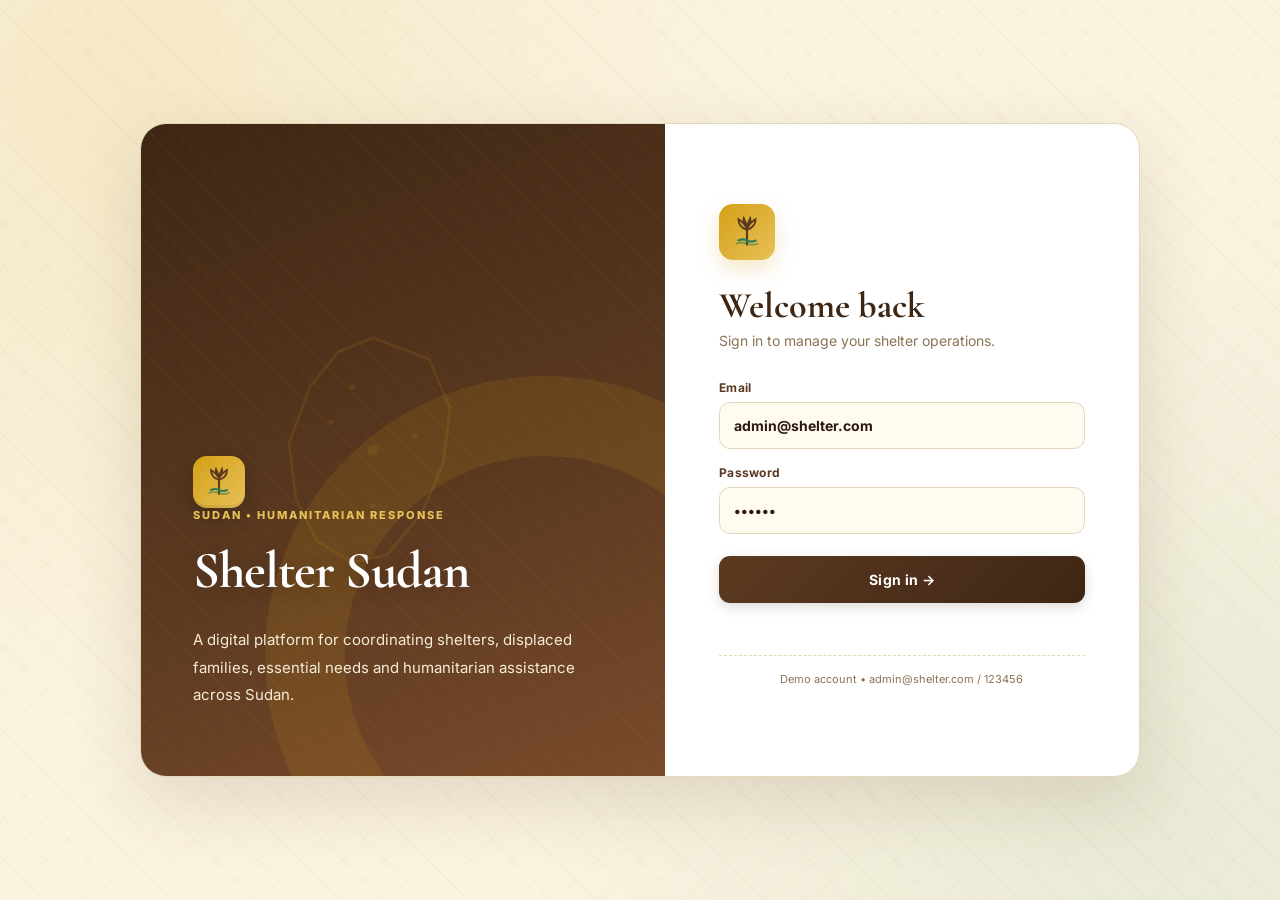
<file: index.html>
<!doctype html>
<html lang="en">
<head>
<meta charset="utf-8">
<meta name="viewport" content="width=device-width,initial-scale=1">
<title>Shelter Sudan | Login</title>
<link rel="stylesheet" href="css/style.css">
</head>
<body class="login-page">
<div class="login-shell">

  <div class="login-art">
    <!-- Sudan map SVG (decorative) -->
    <svg class="sudan-map" viewBox="0 0 200 200" fill="none" xmlns="http://www.w3.org/2000/svg">
      <path d="M100 20 L140 35 L155 70 L150 110 L135 145 L110 175 L85 180 L60 165 L45 135 L40 95 L55 55 L75 30 Z" 
            stroke="#D4A017" stroke-width="2" fill="none"/>
      <circle cx="100" cy="100" r="4" fill="#D4A017"/>
      <circle cx="70" cy="80" r="2" fill="#D4A017"/>
      <circle cx="130" cy="90" r="2" fill="#D4A017"/>
      <circle cx="100" cy="140" r="2" fill="#D4A017"/>
      <circle cx="85" cy="55" r="2" fill="#D4A017"/>
    </svg>

    <div class="brand-mark">
      <!-- Palm + Nile logo -->
      <svg viewBox="0 0 32 32" fill="none" xmlns="http://www.w3.org/2000/svg">
        <path d="M16 28 L16 14" stroke="#5C3A21" stroke-width="2" stroke-linecap="round"/>
        <path d="M16 14 C10 12 8 8 8 4 C11 6 14 8 16 12" stroke="#5C3A21" stroke-width="1.8" fill="none" stroke-linecap="round"/>
        <path d="M16 14 C22 12 24 8 24 4 C21 6 18 8 16 12" stroke="#5C3A21" stroke-width="1.8" fill="none" stroke-linecap="round"/>
        <path d="M16 12 C13 9 12 6 13 3 C14.5 6 15.5 9 16 12" stroke="#5C3A21" stroke-width="1.8" fill="none" stroke-linecap="round"/>
        <path d="M16 12 C19 9 20 6 19 3 C17.5 6 16.5 9 16 12" stroke="#5C3A21" stroke-width="1.8" fill="none" stroke-linecap="round"/>
        <path d="M8 24 Q12 22 16 24 T24 24" stroke="#2E7D5B" stroke-width="2" fill="none" stroke-linecap="round"/>
        <path d="M6 27 Q11 25 16 27 T26 27" stroke="#2E7D5B" stroke-width="1.5" fill="none" stroke-linecap="round" opacity="0.6"/>
      </svg>
    </div>

    <span class="eyebrow">SUDAN • HUMANITARIAN RESPONSE</span>
    <h1>Shelter Sudan</h1>
    <p>A digital platform for coordinating shelters, displaced families, essential needs and humanitarian assistance across Sudan.</p>
  </div>

  <div class="login-card">
    <div class="mini-logo">
      <svg viewBox="0 0 32 32" fill="none" xmlns="http://www.w3.org/2000/svg">
        <path d="M16 28 L16 14" stroke="#5C3A21" stroke-width="2" stroke-linecap="round"/>
        <path d="M16 14 C10 12 8 8 8 4 C11 6 14 8 16 12" stroke="#5C3A21" stroke-width="1.8" fill="none" stroke-linecap="round"/>
        <path d="M16 14 C22 12 24 8 24 4 C21 6 18 8 16 12" stroke="#5C3A21" stroke-width="1.8" fill="none" stroke-linecap="round"/>
        <path d="M16 12 C13 9 12 6 13 3 C14.5 6 15.5 9 16 12" stroke="#5C3A21" stroke-width="1.8" fill="none" stroke-linecap="round"/>
        <path d="M16 12 C19 9 20 6 19 3 C17.5 6 16.5 9 16 12" stroke="#5C3A21" stroke-width="1.8" fill="none" stroke-linecap="round"/>
        <path d="M8 24 Q12 22 16 24 T24 24" stroke="#2E7D5B" stroke-width="2" fill="none" stroke-linecap="round"/>
        <path d="M6 27 Q11 25 16 27 T26 27" stroke="#2E7D5B" stroke-width="1.5" fill="none" stroke-linecap="round" opacity="0.6"/>
      </svg>
    </div>

    <h2>Welcome back</h2>
    <p class="muted">Sign in to manage your shelter operations.</p>

    <form id="loginForm">
      <label>Email
        <input id="email" type="email" value="admin@shelter.com" required>
      </label>
      <label>Password
        <input id="password" type="password" value="123456" required>
      </label>
      <button class="primary-btn" type="submit">Sign in <span>→</span></button>
      <div id="loginError" class="error"></div>
    </form>

    <p class="demo-note">Demo account • admin@shelter.com / 123456</p>
  </div>

</div>
<script src="js/script.js"></script>
</body>
</html>
</file>
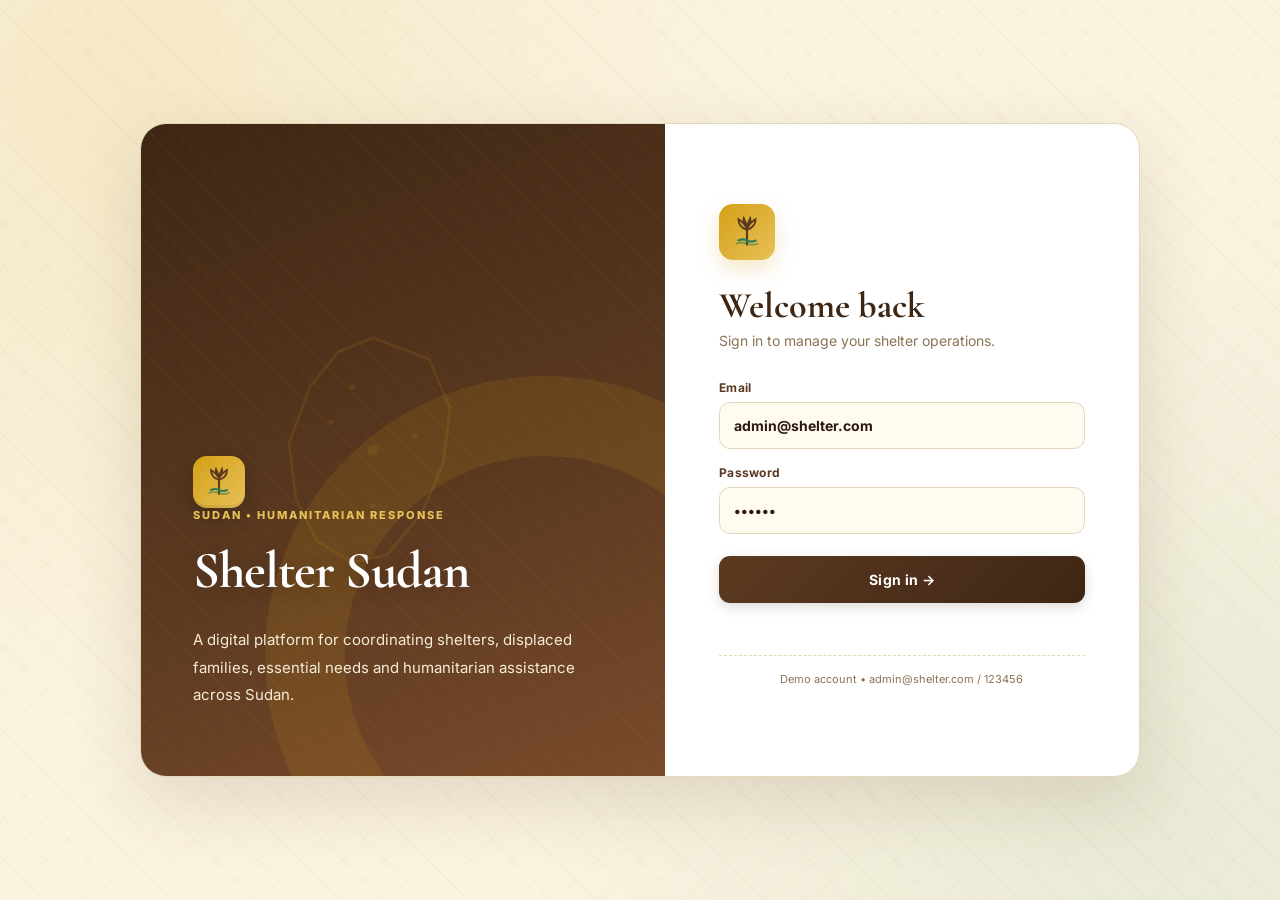
<file: assistance.html>
<!doctype html>
<html lang="en">
<head>
<meta charset="utf-8">
<meta name="viewport" content="width=device-width,initial-scale=1">
<title>Shelter Sudan | Aid</title>
<link rel="stylesheet" href="css/style.css">
</head>
<body>
<div class="app">

  <aside class="sidebar">
    <div class="side-brand">
      <div class="brand-mark small">
        <svg viewBox="0 0 32 32" fill="none" xmlns="http://www.w3.org/2000/svg">
          <path d="M16 28 L16 14" stroke="#5C3A21" stroke-width="2" stroke-linecap="round"/>
          <path d="M16 14 C10 12 8 8 8 4 C11 6 14 8 16 12" stroke="#5C3A21" stroke-width="1.8" fill="none" stroke-linecap="round"/>
          <path d="M16 14 C22 12 24 8 24 4 C21 6 18 8 16 12" stroke="#5C3A21" stroke-width="1.8" fill="none" stroke-linecap="round"/>
          <path d="M8 24 Q12 22 16 24 T24 24" stroke="#2E7D5B" stroke-width="2" fill="none" stroke-linecap="round"/>
        </svg>
      </div>
      <div><b>Shelter Sudan</b><small>Management Platform</small></div>
    </div>
    <nav>
      <a href="dashboard.html">
        <svg viewBox="0 0 24 24" fill="none" stroke="currentColor" stroke-width="2"><path d="M3 12l9-9 9 9M5 10v10h14V10"/></svg>
        <span>Dashboard</span>
      </a>
      <a href="shelters.html">
        <svg viewBox="0 0 24 24" fill="none" stroke="currentColor" stroke-width="2"><path d="M3 21V9l9-6 9 6v12"/><path d="M9 21v-6h6v6"/></svg>
        <span>Shelters</span>
      </a>
      <a href="families.html">
        <svg viewBox="0 0 24 24" fill="none" stroke="currentColor" stroke-width="2"><circle cx="9" cy="7" r="4"/><path d="M3 21v-2a4 4 0 014-4h4a4 4 0 014 4v2"/><circle cx="17" cy="9" r="3"/><path d="M21 21v-1a3 3 0 00-3-3"/></svg>
        <span>Displaced Families</span>
      </a>
      <a class="active" href="assistance.html">
        <svg viewBox="0 0 24 24" fill="none" stroke="currentColor" stroke-width="2"><path d="M12 2v20M2 12h20"/></svg>
        <span>Humanitarian Aid</span>
      </a>
      <a href="reports.html">
        <svg viewBox="0 0 24 24" fill="none" stroke="currentColor" stroke-width="2"><path d="M4 4h16v16H4z"/><path d="M8 9h8M8 13h8M8 17h5"/></svg>
        <span>Reports</span>
      </a>
    </nav>
    <button class="logout" onclick="logout()">↪ Logout</button>
  </aside>

  <main class="main">
    <header class="topbar">
      <div>
        <span class="eyebrow">HUMANITARIAN RESPONSE</span>
        <h1>Humanitarian Assistance</h1>
        <p class="muted">Track essential support delivered to displaced communities.</p>
      </div>
      <button class="primary-btn" onclick="openModal('aidModal');populateFamilyOptions()">+ Record assistance</button>
    </header>

    <section class="toolbar">
      <input id="aidSearch" oninput="renderAid()" placeholder="Search beneficiary or assistance type…">
    </section>

    <section class="panel">
      <div class="table-wrap">
        <table>
          <thead>
            <tr><th>Beneficiary</th><th>Type</th><th>Quantity</th><th>Provider</th><th>Date</th><th></th></tr>
          </thead>
          <tbody id="aidTable"></tbody>
        </table>
      </div>
    </section>
  </main>

</div>

<div class="modal" id="aidModal">
  <div class="modal-card">
    <button class="close" onclick="closeModal('aidModal')">×</button>
    <h2>Record assistance</h2>
    <form onsubmit="addAid(event)">
      <label>Beneficiary / Family<select id="aFamily" required></select></label>
      <div class="form-row">
        <label>Assistance type
          <select id="aType">
            <option>Food</option><option>Water</option><option>Medicine</option>
            <option>Clothing</option><option>Hygiene kits</option><option>Other</option>
          </select>
        </label>
        <label>Quantity<input id="aQty" required></label>
      </div>
      <div class="form-row">
        <label>Provider<input id="aProvider" required></label>
        <label>Date<input id="aDate" type="date" required></label>
      </div>
      <button class="primary-btn" type="submit">Save record</button>
    </form>
  </div>
</div>

<script src="js/script.js"></script>
</body>
</html>
</file>
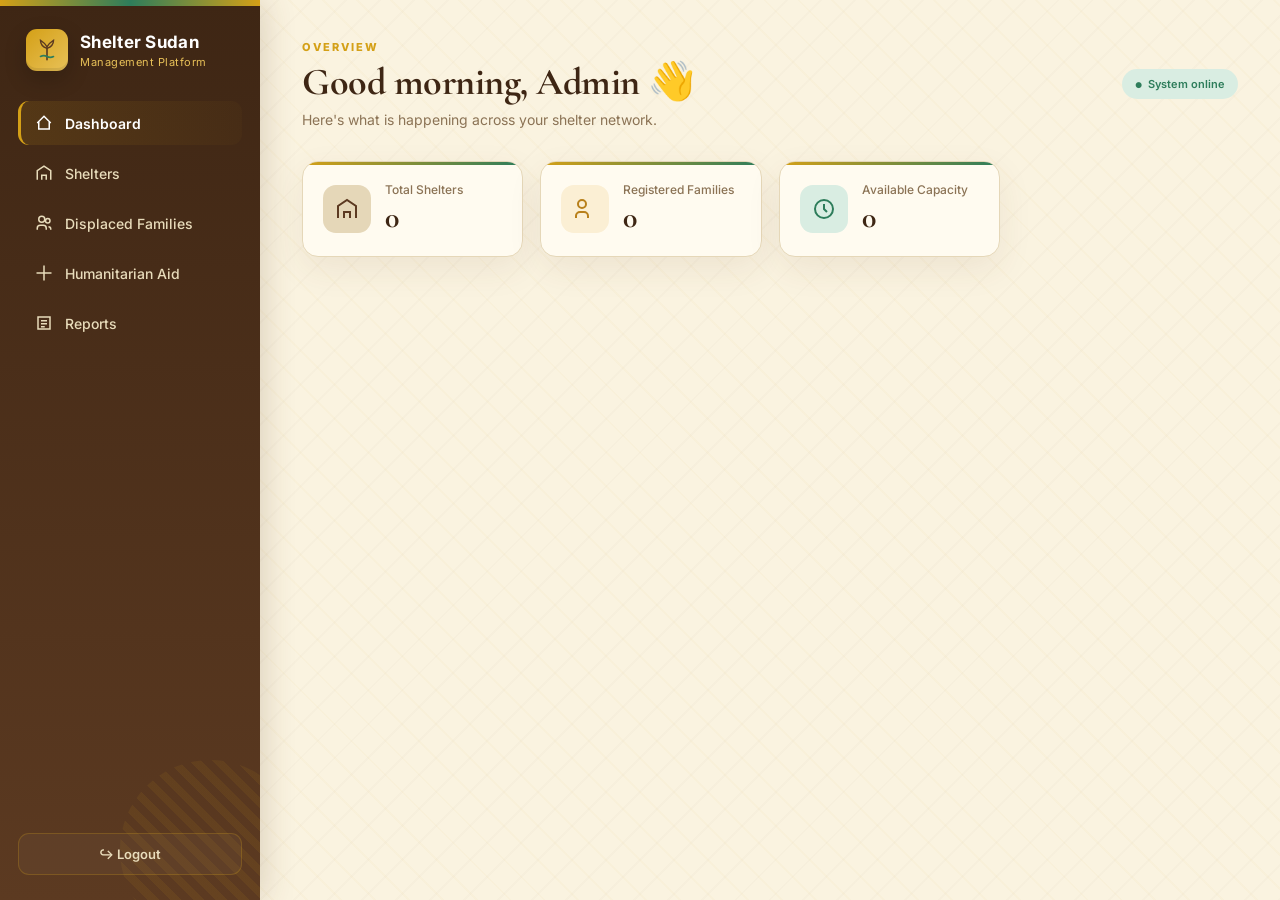
<file: dashboard.html>
<!doctype html>
<html lang="en">
<head>
<meta charset="utf-8">
<meta name="viewport" content="width=device-width,initial-scale=1">
<title>Shelter Sudan | Dashboard</title>
<link rel="stylesheet" href="css/style.css">
</head>
<body>
<div class="app">

  <aside class="sidebar">
    <div class="side-brand">
      <div class="brand-mark small">
        <svg viewBox="0 0 32 32" fill="none" xmlns="http://www.w3.org/2000/svg">
          <path d="M16 28 L16 14" stroke="#5C3A21" stroke-width="2" stroke-linecap="round"/>
          <path d="M16 14 C10 12 8 8 8 4 C11 6 14 8 16 12" stroke="#5C3A21" stroke-width="1.8" fill="none" stroke-linecap="round"/>
          <path d="M16 14 C22 12 24 8 24 4 C21 6 18 8 16 12" stroke="#5C3A21" stroke-width="1.8" fill="none" stroke-linecap="round"/>
          <path d="M8 24 Q12 22 16 24 T24 24" stroke="#2E7D5B" stroke-width="2" fill="none" stroke-linecap="round"/>
        </svg>
      </div>
      <div><b>Shelter Sudan</b><small>Management Platform</small></div>
    </div>
    <nav>
      <a class="active" href="dashboard.html">
        <svg viewBox="0 0 24 24" fill="none" stroke="currentColor" stroke-width="2"><path d="M3 12l9-9 9 9M5 10v10h14V10"/></svg>
        <span>Dashboard</span>
      </a>
      <a href="shelters.html">
        <svg viewBox="0 0 24 24" fill="none" stroke="currentColor" stroke-width="2"><path d="M3 21V9l9-6 9 6v12"/><path d="M9 21v-6h6v6"/></svg>
        <span>Shelters</span>
      </a>
      <a href="families.html">
        <svg viewBox="0 0 24 24" fill="none" stroke="currentColor" stroke-width="2"><circle cx="9" cy="7" r="4"/><path d="M3 21v-2a4 4 0 014-4h4a4 4 0 014 4v2"/><circle cx="17" cy="9" r="3"/><path d="M21 21v-1a3 3 0 00-3-3"/></svg>
        <span>Displaced Families</span>
      </a>
      <a href="assistance.html">
        <svg viewBox="0 0 24 24" fill="none" stroke="currentColor" stroke-width="2"><path d="M12 2v20M2 12h20"/></svg>
        <span>Humanitarian Aid</span>
      </a>
      <a href="reports.html">
        <svg viewBox="0 0 24 24" fill="none" stroke="currentColor" stroke-width="2"><path d="M4 4h16v16H4z"/><path d="M8 9h8M8 13h8M8 17h5"/></svg>
        <span>Reports</span>
      </a>
    </nav>
    <button class="logout" onclick="logout()">↪ Logout</button>
  </aside>

  <main class="main">
    <header class="topbar">
      <div>
        <span class="eyebrow">OVERVIEW</span>
        <h1>Good morning, Admin 👋</h1>
        <p class="muted">Here's what is happening across your shelter network.</p>
      </div>
      <div class="top-actions"><span class="status-dot">System online</span></div>
    </header>

    <section class="cards">
      <div class="stat"><div class="icon blue">
        <svg viewBox="0 0 24 24" fill="none" stroke="currentColor" stroke-width="2"><path d="M3 21V9l9-6 9 6v12"/><path d="M9 21v-6h6v6"/></svg>
      </div><div><span>Total Shelters</span><strong id="statShelters">0</strong></div></div>

      <div class="stat"><div class="icon orange">
        <svg viewBox="0 0 24 24" fill="none" stroke="currentColor" stroke-width="2"><circle cx="9" cy="7" r="4"/><path d="M3 21v-2a4 4 0 014-4h4a4 4 0 014 4v2"/></svg>
      </div><div><span>Registered Families</span><strong id="statFamilies">0</strong></div></div>

      <div class="stat"><div class="icon green">
        <svg viewBox="0 0 24 24" fill="none" stroke="currentColor" stroke-width="2"><circle cx="12" cy="12" r="9"/><path d="M12 7v5l3 3"/></svg>
      </div><div><span>Available Capacity</span><strong id="statCapacity">0
</file>
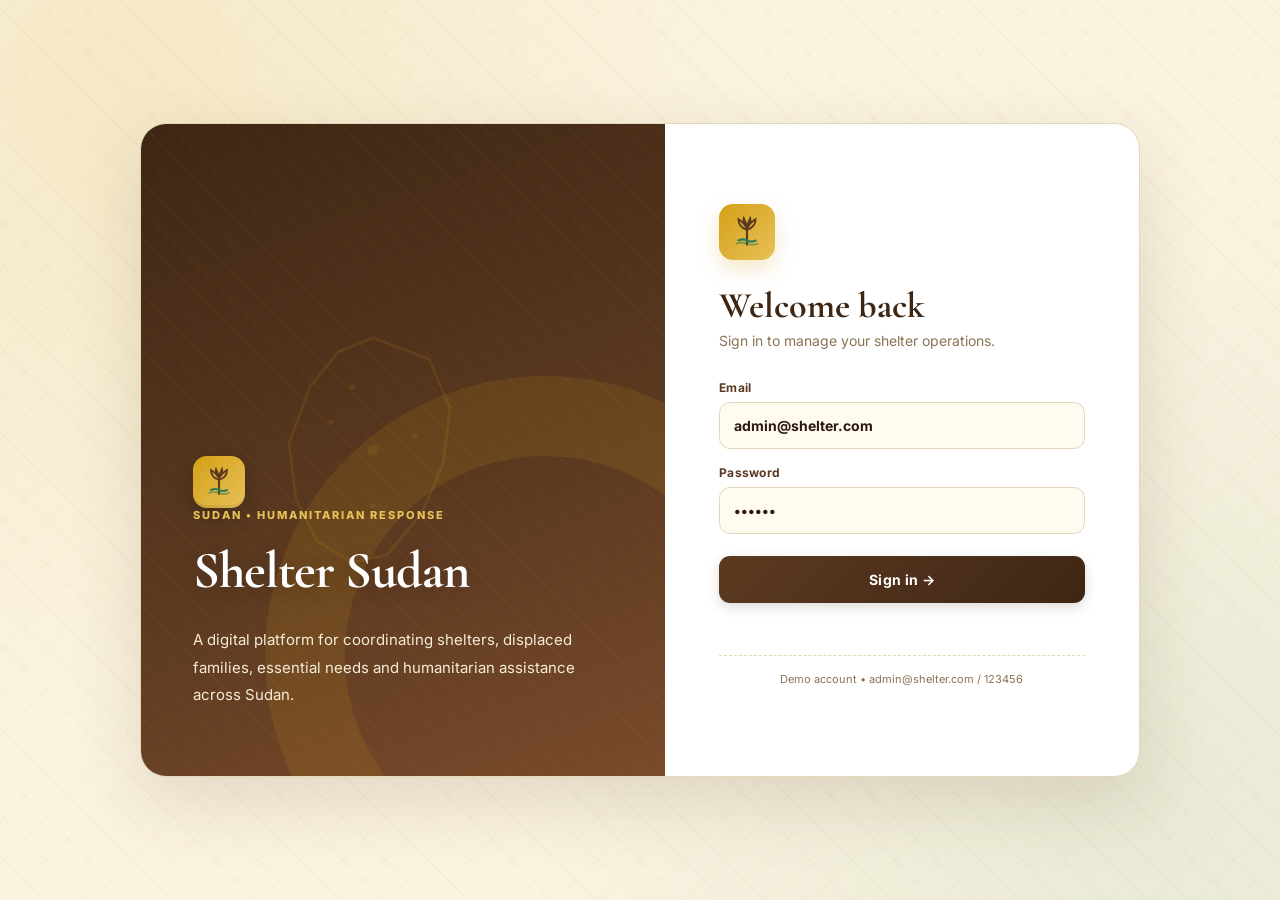
<file: families.html>
<!doctype html>
<html lang="en">
<head>
<meta charset="utf-8">
<meta name="viewport" content="width=device-width,initial-scale=1">
<title>Shelter Sudan | Families</title>
<link rel="stylesheet" href="css/style.css">
</head>
<body>
<div class="app">

  <aside class="sidebar">
    <div class="side-brand">
      <div class="brand-mark small">
        <svg viewBox="0 0 32 32" fill="none" xmlns="http://www.w3.org/2000/svg">
          <path d="M16 28 L16 14" stroke="#5C3A21" stroke-width="2" stroke-linecap="round"/>
          <path d="M16 14 C10 12 8 8 8 4 C11 6 14 8 16 12" stroke="#5C3A21" stroke-width="1.8" fill="none" stroke-linecap="round"/>
          <path d="M16 14 C22 12 24 8 24 4 C21 6 18 8 16 12" stroke="#5C3A21" stroke-width="1.8" fill="none" stroke-linecap="round"/>
          <path d="M8 24 Q12 22 16 24 T24 24" stroke="#2E7D5B" stroke-width="2" fill="none" stroke-linecap="round"/>
        </svg>
      </div>
      <div><b>Shelter Sudan</b><small>Management Platform</small></div>
    </div>
    <nav>
      <a href="dashboard.html">
        <svg viewBox="0 0 24 24" fill="none" stroke="currentColor" stroke-width="2"><path d="M3 12l9-9 9 9M5 10v10h14V10"/></svg>
        <span>Dashboard</span>
      </a>
      <a href="shelters.html">
        <svg viewBox="0 0 24 24" fill="none" stroke="currentColor" stroke-width="2"><path d="M3 21V9l9-6 9 6v12"/><path d="M9 21v-6h6v6"/></svg>
        <span>Shelters</span>
      </a>
      <a class="active" href="families.html">
        <svg viewBox="0 0 24 24" fill="none" stroke="currentColor" stroke-width="2"><circle cx="9" cy="7" r="4"/><path d="M3 21v-2a4 4 0 014-4h4a4 4 0 014 4v2"/><circle cx="17" cy="9" r="3"/><path d="M21 21v-1a3 3 0 00-3-3"/></svg>
        <span>Displaced Families</span>
      </a>
      <a href="assistance.html">
        <svg viewBox="0 0 24 24" fill="none" stroke="currentColor" stroke-width="2"><path d="M12 2v20M2 12h20"/></svg>
        <span>Humanitarian Aid</span>
      </a>
      <a href="reports.html">
        <svg viewBox="0 0 24 24" fill="none" stroke="currentColor" stroke-width="2"><path d="M4 4h16v16H4z"/><path d="M8 9h8M8 13h8M8 17h5"/></svg>
        <span>Reports</span>
      </a>
    </nav>
    <button class="logout" onclick="logout()">↪ Logout</button>
  </aside>

  <main class="main">
    <header class="topbar">
      <div>
        <span class="eyebrow">DISPLACED PEOPLE</span>
        <h1>Displaced Families</h1>
        <p class="muted">Maintain a clear record of families and their essential needs.</p>
      </div>
      <button class="primary-btn" onclick="openModal('familyModal');populateShelterOptions()">+ Register family</button>
    </header>

    <section class="toolbar">
      <input id="familySearch" oninput="renderFamilies()" placeholder="Search family, shelter or needs…">
    </section>

    <section class="panel">
      <div class="table-wrap">
        <table>
          <thead>
            <tr><th>Family</th><th>Members</th><th>Shelter</th><th>Needs</th><th>Registered</th><th></th></tr>
          </thead>
          <tbody id="familyTable"></tbody>
        </table>
      </div>
    </section>
  </main>

</div>

<div class="modal" id="familyModal">
  <div class="modal-card">
    <button class="close" onclick="closeModal('familyModal')">×</button>
    <h2>Register family</h2>
    <form onsubmit="addFamily(event)">
      <label>Family name<input id="fName" required></label>
      <div class="form-row">
        <label>Members<input id="fMembers" type="number" min="1" required></label>
        <label>Shelter<select id="fShelter" required></select></label>
      </div>
      <label>Priority needs<input id="fNeeds" placeholder="Food, water, medicine…" required></label>
      <button class="primary-btn" type="submit">Save family</button>
    </form>
  </div>
</div>

<script src="js/script.js"></script>
</body>
</html>
</file>
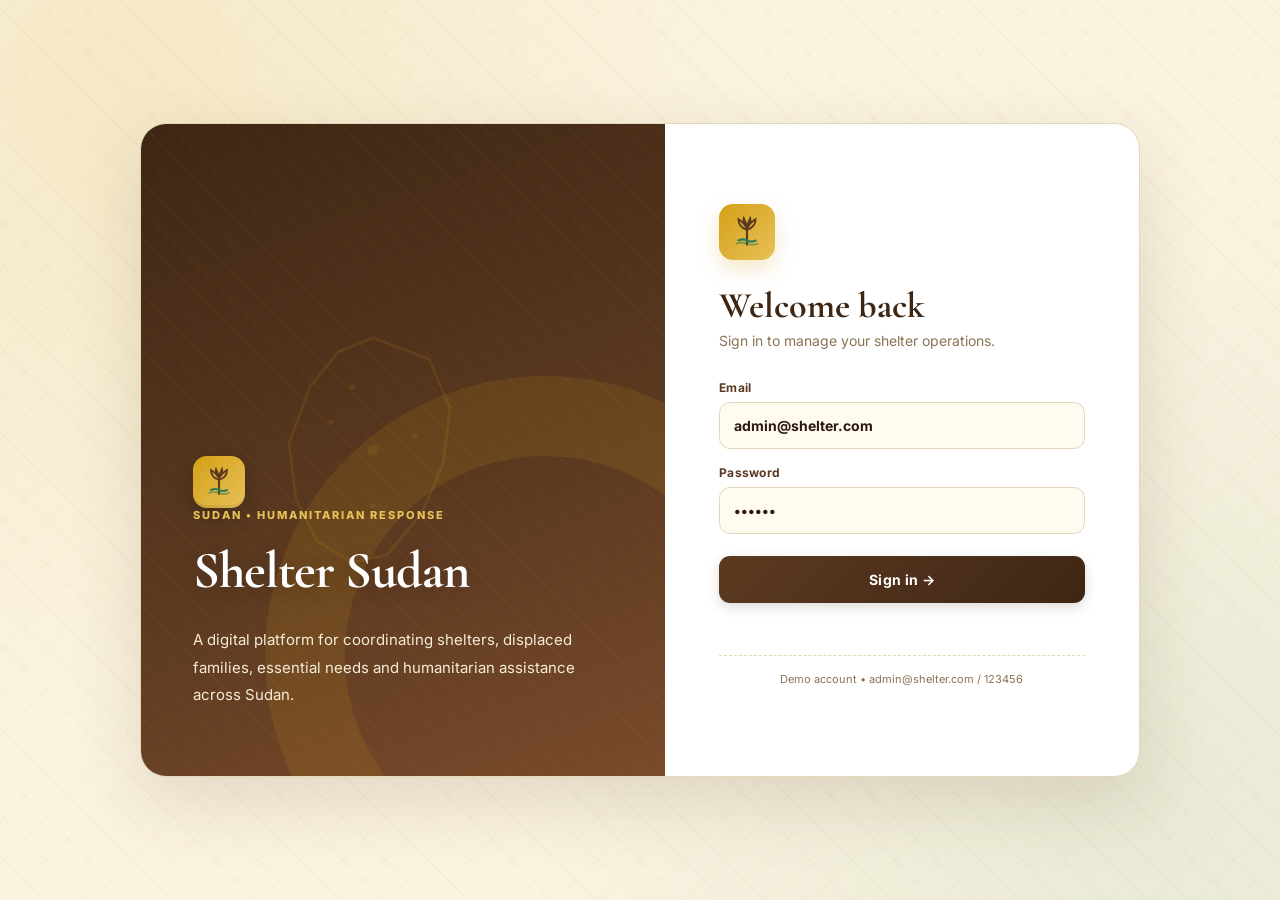
<file: reports.html>
<!doctype html>
<html lang="en">
<head>
<meta charset="utf-8">
<meta name="viewport" content="width=device-width,initial-scale=1">
<title>Shelter Sudan | Reports</title>
<link rel="stylesheet" href="css/style.css">
</head>
<body>
<div class="app">

  <aside class="sidebar">
    <div class="side-brand">
      <div class="brand-mark small">
        <svg viewBox="0 0 32 32" fill="none" xmlns="http://www.w3.org/2000/svg">
          <path d="M16 28 L16 14" stroke="#5C3A21" stroke-width="2" stroke-linecap="round"/>
          <path d="M16 14 C10 12 8 8 8 4 C11 6 14 8 16 12" stroke="#5C3A21" stroke-width="1.8" fill="none" stroke-linecap="round"/>
          <path d="M16 14 C22 12 24 8 24 4 C21 6 18 8 16 12" stroke="#5C3A21" stroke-width="1.8" fill="none" stroke-linecap="round"/>
          <path d="M8 24 Q12 22 16 24 T24 24" stroke="#2E7D5B" stroke-width="2" fill="none" stroke-linecap="round"/>
        </svg>
      </div>
      <div><b>Shelter Sudan</b><small>Management Platform</small></div>
    </div>
    <nav>
      <a href="dashboard.html">
        <svg viewBox="0 0 24 24" fill="none" stroke="currentColor" stroke-width="2"><path d="M3 12l9-9 9 9M5 10v10h14V10"/></svg>
        <span>Dashboard</span>
      </a>
      <a href="shelters.html">
        <svg viewBox="0 0 24 24" fill="none" stroke="currentColor" stroke-width="2"><path d="M3 21V9l9-6 9 6v12"/><path d="M9 21v-6h6v6"/></svg>
        <span>Shelters</span>
      </a>
      <a href="families.html">
        <svg viewBox="0 0 24 24" fill="none" stroke="currentColor" stroke-width="2"><circle cx="9" cy="7" r="4"/><path d="M3 21v-2a4 4 0 014-4h4a4 4 0 014 4v2"/><circle cx="17" cy="9" r="3"/><path d="M21 21v-1a3 3 0 00-3-3"/></svg>
        <span>Displaced Families</span>
      </a>
      <a href="assistance.html">
        <svg viewBox="0 0 24 24" fill="none" stroke="currentColor" stroke-width="2"><path d="M12 2v20M2 12h20"/></svg>
        <span>Humanitarian Aid</span>
      </a>
      <a class="active" href="reports.html">
        <svg viewBox="0 0 24 24" fill="none" stroke="currentColor" stroke-width="2"><path d="M4 4h16v16H4z"/><path d="M8 9h8M8 13h8M8 17h5"/></svg>
        <span>Reports</span>
      </a>
    </nav>
    <button class="logout" onclick="logout()">↪ Logout</button>
  </aside>

  <main class="main">
    <header class="topbar">
      <div>
        <span class="eyebrow">REPORTING & INSIGHTS</span>
        <h1>Reports</h1>
        <p class="muted">A quick operational snapshot of the shelter network.</p>
      </div>
      <button class="ghost-btn" onclick="window.print()">Print / Save PDF</button>
    </header>

    <section class="report-cards">
      <div class="report-card">
        <span>Occupancy rate</span>
        <strong id="rOccupancy">0%</strong>
        <small>Across registered shelters</small>
      </div>
      <div class="report-card">
        <span>Total beneficiaries</span>
        <strong id="rMembers">0</strong>
        <small>People registered in families</small>
      </div>
      <div class="report-card">
        <span>Available capacity</span>
        <strong id="rCapacity">0</strong>
        <small>Open spaces</small>
      </div>
      <div class="report-card">
        <span>Aid records</span>
        <strong id="rAid">0</strong>
        <small>Recorded assistance</small>
      </div>
    </section>

    <section class="grid-two">
      <div class="panel">
        <div class="panel-head"><h3>Shelter capacity</h3></div>
        <div id="reportBars" class="bars"></div>
      </div>
      <div class="panel">
        <div class="panel-head"><h3>Project scope</h3></div>
        <div class="scope">
          <div>🏕️ Shelter availability</div>
          <div>👨‍👩‍👧 Displaced family records</div>
          <div>🤝 Humanitarian assistance</div>
          <div>📊 Coordination & reporting</div>
        </div>
      </div>
    </section>
  </main>

</div>

<script src="js/script.js"></script>
</body>
</html>
</file>
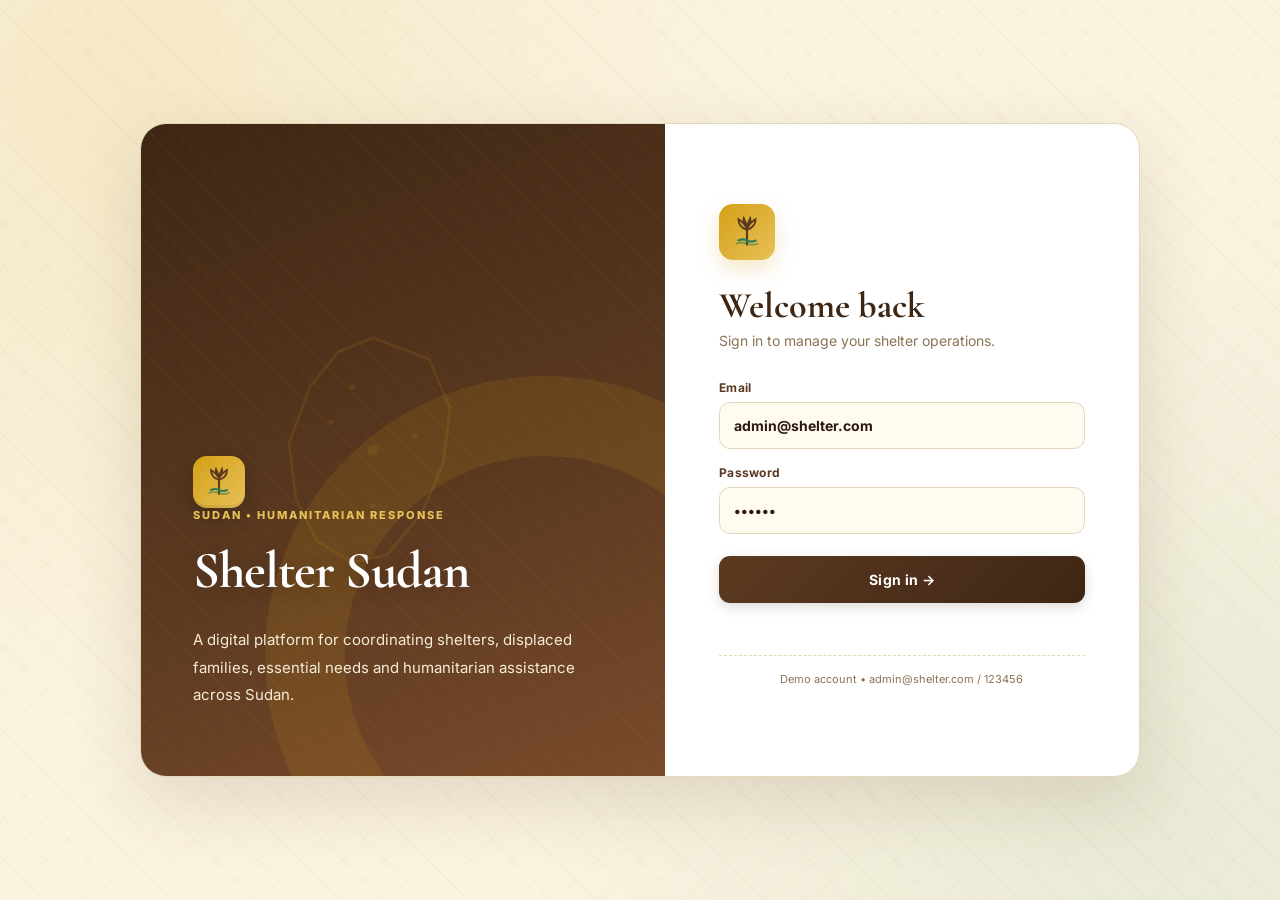
<file: shelters.html>
<!doctype html>
<html lang="en">
<head>
<meta charset="utf-8">
<meta name="viewport" content="width=device-width,initial-scale=1">
<title>Shelter Sudan | Shelters</title>
<link rel="stylesheet" href="css/style.css">
</head>
<body>
<div class="app">

  <aside class="sidebar">
    <div class="side-brand">
      <div class="brand-mark small">
        <svg viewBox="0 0 32 32" fill="none" xmlns="http://www.w3.org/2000/svg">
          <path d="M16 28 L16 14" stroke="#5C3A21" stroke-width="2" stroke-linecap="round"/>
          <path d="M16 14 C10 12 8 8 8 4 C11 6 14 8 16 12" stroke="#5C3A21" stroke-width="1.8" fill="none" stroke-linecap="round"/>
          <path d="M16 14 C22 12 24 8 24 4 C21 6 18 8 16 12" stroke="#5C3A21" stroke-width="1.8" fill="none" stroke-linecap="round"/>
          <path d="M8 24 Q12 22 16 24 T24 24" stroke="#2E7D5B" stroke-width="2" fill="none" stroke-linecap="round"/>
        </svg>
      </div>
      <div><b>Shelter Sudan</b><small>Management Platform</small></div>
    </div>
    <nav>
      <a href="dashboard.html">
        <svg viewBox="0 0 24 24" fill="none" stroke="currentColor" stroke-width="2"><path d="M3 12l9-9 9 9M5 10v10h14V10"/></svg>
        <span>Dashboard</span>
      </a>
      <a class="active" href="shelters.html">
        <svg viewBox="0 0 24 24" fill="none" stroke="currentColor" stroke-width="2"><path d="M3 21V9l9-6 9 6v12"/><path d="M9 21v-6h6v6"/></svg>
        <span>Shelters</span>
      </a>
      <a href="families.html">
        <svg viewBox="0 0 24 24" fill="none" stroke="currentColor" stroke-width="2"><circle cx="9" cy="7" r="4"/><path d="M3 21v-2a4 4 0 014-4h4a4 4 0 014 4v2"/><circle cx="17" cy="9" r="3"/><path d="M21 21v-1a3 3 0 00-3-3"/></svg>
        <span>Displaced Families</span>
      </a>
      <a href="assistance.html">
        <svg viewBox="0 0 24 24" fill="none" stroke="currentColor" stroke-width="2"><path d="M12 2v20M2 12h20"/></svg>
        <span>Humanitarian Aid</span>
      </a>
      <a href="reports.html">
        <svg viewBox="0 0 24 24" fill="none" stroke="currentColor" stroke-width="2"><path d="M4 4h16v16H4z"/><path d="M8 9h8M8 13h8M8 17h5"/></svg>
        <span>Reports</span>
      </a>
    </nav>
    <button class="logout" onclick="logout()">↪ Logout</button>
  </aside>

  <main class="main">
    <header class="topbar">
      <div>
        <span class="eyebrow">SHELTER MANAGEMENT</span>
        <h1>Shelters</h1>
        <p class="muted">Register and monitor displacement shelters.</p>
      </div>
      <button class="primary-btn" onclick="openModal('shelterModal')">+ Register shelter</button>
    </header>

    <section class="toolbar">
      <input id="shelterSearch" oninput="renderShelters()" placeholder="Search shelter or location…">
      <button class="ghost-btn" onclick="seedDemo()">Load demo data</button>
    </section>

    <section class="panel">
      <div class="table-wrap">
        <table>
          <thead>
            <tr><th>Shelter</th><th>Location</th><th>Capacity</th><th>Occupied</th><th>Status</th><th></th></tr>
          </thead>
          <tbody id="shelterTable"></tbody>
        </table>
      </div>
    </section>
  </main>

</div>

<div class="modal" id="shelterModal">
  <div class="modal-card">
    <button class="close" onclick="closeModal('shelterModal')">×</button>
    <h2>Register shelter</h2>
    <form onsubmit="addShelter(event)">
      <label>Shelter name<input id="sName" required></label>
      <label>Location<input id="sLocation" required></label>
      <div class="form-row">
        <label>Capacity<input id="sCapacity" type="number" min="1" required></label>
        <label>Occupied<input id="sOccupied" type="number" min="0" value="0" required></label>
      </div>
      <button class="primary-btn" type="submit">Save shelter</button>
    </form>
  </div>
</div>

<script src="js/script.js"></script>
</body>
</html>
</file>
<file: css/style.css>
@import url('https://fonts.googleapis.com/css2?family=Cormorant+Garamond:wght@500;600;700&family=Inter:wght@400;500;600;700&display=swap');

:root{
  --clay:#5C3A21;
  --clay-dark:#3E2614;
  --gold:#D4A017;
  --gold-light:#E8C158;
  --nile:#2E7D5B;
  --nile-light:#4AA67C;
  --sand:#C8956D;
  --cream:#FAF3E0;
  --paper:#FFFBF0;
  --ink:#2B1810;
  --muted:#8B7355;
  --line:#E5D7B8;
  --red:#A63A2E;
  --white:#fff;
  --shadow:0 12px 35px #5C3A2115;
  --shadow-lg:0 25px 70px #5C3A2125;
}

*{box-sizing:border-box}
body{
  margin:0;
  background:var(--cream);
  background-image:
    repeating-linear-gradient(45deg,#D4A01708 0 2px,transparent 2px 24px),
    repeating-linear-gradient(-45deg,#5C3A2105 0 2px,transparent 2px 24px);
  color:var(--ink);
  font-family:'Inter',Arial,sans-serif;
  -webkit-font-smoothing:antialiased;
}

a{text-decoration:none;color:inherit}
button,input,select{font:inherit}
button{cursor:pointer}

/* ============ APP LAYOUT ============ */
.app{display:flex;min-height:100vh}

/* ============ SIDEBAR ============ */
.sidebar{
  width:260px;
  background:linear-gradient(180deg,var(--clay-dark) 0%,var(--clay) 100%);
  color:white;
  padding:25px 18px;
  display:flex;
  flex-direction:column;
  position:fixed;
  inset:0 auto 0 0;
  box-shadow:4px 0 30px #5C3A2130;
  overflow:hidden;
}

.sidebar::before{
  content:'';
  position:absolute;
  top:0;left:0;right:0;
  height:6px;
  background:linear-gradient(90deg,var(--gold),var(--nile),var(--gold));
}

.sidebar::after{
  content:'';
  position:absolute;
  bottom:-40px;right:-40px;
  width:180px;height:180px;
  background:repeating-linear-gradient(45deg,#D4A01715 0 8px,transparent 8px 16px);
  border-radius:50%;
  pointer-events:none;
}

.side-brand{
  display:flex;
  align-items:center;
  gap:12px;
  padding:4px 8px 30px;
  position:relative;
  z-index:1;
}

.side-brand b{display:block;font-size:17px;color:#fff;letter-spacing:.3px}
.side-brand small{display:block;color:#E8C158;font-size:11px;margin-top:3px;letter-spacing:.5px}

/* ============ LOGO (PALM + NILE) ============ */
.brand-mark{
  width:52px;
  height:52px;
  border-radius:14px;
  background:linear-gradient(135deg,var(--gold),var(--gold-light));
  display:grid;
  place-items:center;
  box-shadow:0 8px 22px #0003,inset 0 -3px 0 #00000015;
  position:relative;
  flex-shrink:0;
}

.brand-mark svg{width:32px;height:32px;display:block}

.brand-mark.small{width:42px;height:42px;border-radius:11px}
.brand-mark.small svg{width:26px;height:26px}

/* ============ NAV ============ */
nav{display:grid;gap:6px;position:relative;z-index:1}

nav a{
  padding:13px 14px;
  border-radius:11px;
  color:#E8DCBB;
  display:flex;
  gap:12px;
  align-items:center;
  font-size:14px;
  font-weight:500;
  transition:all .2s;
  border-left:3px solid transparent;
}

nav a:hover{
  background:#ffffff12;
  color:#fff;
  border-left-color:var(--gold);
  transform:translateX(2px);
}

nav a.active{
  background:linear-gradient(90deg,#D4A01720,#D4A01708);
  color:#fff;
  border-left-color:var(--gold);
  font-weight:600;
}

nav a svg{width:18px;height:18px;flex-shrink:0}

/* ============ LOGOUT ============ */
.logout{
  margin-top:auto;
  border:1px solid #D4A01740;
  background:#ffffff08;
  color:#E8DCBB;
  padding:12px;
  border-radius:11px;
  font-size:13px;
  font-weight:600;
  transition:all .2s;
  position:relative;
  z-index:1;
}

.logout:hover{background:#D4A01720;color:#fff;border-color:var(--gold)}

/* ============ MAIN ============ */
.main{
  margin-left:260px;
  width:calc(100% - 260px);
  padding:35px 42px 55px;
  position:relative;
}

/* ============ TOPBAR ============ */
.topbar{
  display:flex;
  justify-content:space-between;
  align-items:center;
  gap:20px;
  margin-bottom:28px;
}

.eyebrow{
  font-size:11px;
  font-weight:800;
  letter-spacing:2px;
  color:var(--gold);
  text-transform:uppercase;
}

h1{
  font-family:'Cormorant Garamond',serif;
  font-size:38px;
  line-height:1.1;
  margin:7px 0;
  color:var(--clay-dark);
  font-weight:700;
  letter-spacing:-.5px;
}

.muted{color:var(--muted);margin:5px 0;font-size:14px}

/* ============ CARDS ============ */
.cards,.report-cards{
  display:grid;
  grid-template-columns:repeat(4,1fr);
  gap:17px;
  margin-bottom:22px;
}

.stat,.report-card,.panel{
  background:var(--paper);
  border:1px solid var(--line);
  border-radius:16px;
  box-shadow:var(--shadow);
  position:relative;
  overflow:hidden;
}

.stat::before,.report-card::before{
  content:'';
  position:absolute;
  top:0;left:0;right:0;
  height:3px;
  background:linear-gradient(90deg,var(--gold),var(--nile));
}

.stat{padding:20px;display:flex;gap:14px;align-items:center}

.icon{
  width:48px;
  height:48px;
  border-radius:13px;
  display:grid;
  place-items:center;
  flex-shrink:0;
}

.icon svg{width:24px;height:24px}

.blue{background:#E5D7B8;color:var(--clay)}
.orange{background:#FBEFD4;color:#B8801B}
.green{background:#D9EDE2;color:var(--nile)}
.red{background:#F5DDD7;color:var(--red)}

.stat span,.report-card span{
  font-size:12px;
  color:var(--muted);
  display:block;
  font-weight:500;
}

.stat strong{
  display:block;
  font-family:'Cormorant Garamond',serif;
  font-size:30px;
  margin-top:2px;
  color:var(--clay-dark);
  font-weight:700;
}

/* ============ PANELS ============ */
.grid-two{
  display:grid;
  grid-template-columns:1.35fr 1fr;
  gap:20px;
  margin-bottom:22px;
}

.panel{padding:24px}

.panel-head{
  display:flex;
  align-items:center;
  justify-content:space-between;
  margin-bottom:18px;
  padding-bottom:14px;
  border-bottom:1px dashed var(--line);
}

.panel-head h3{
  margin:0;
  font-family:'Cormorant Garamond',serif;
  font-size:20px;
  color:var(--clay-dark);
  font-weight:700;
}

.panel-head a{
  font-size:12px;
  color:var(--nile);
  font-weight:700;
  letter-spacing:.3px;
}

.panel-head a:hover{color:var(--gold)}

/* ============ OCCUPANCY BARS ============ */
.occupancy{display:grid;gap:16px}

.occ-row{
  display:grid;
  grid-template-columns:150px 1fr 50px;
  gap:12px;
  align-items:center;
  font-size:12px;
  font-weight:500;
}

.bar{
  height:10px;
  background:#EFE4CC;
  border-radius:20px;
  overflow:hidden;
  box-shadow:inset 0 1px 2px #00000010;
}

.bar i{
  display:block;
  height:100%;
  background:linear-gradient(90deg,var(--nile),var(--gold));
  border-radius:20px;
  transition:width .5s ease;
}

/* ============ QUICK ACTIONS ============ */
.quick{display:grid;grid-template-columns:1fr 1fr;gap:12px}

.quick-card{
  border:1px solid var(--line);
  border-radius:13px;
  padding:16px;
  display:grid;
  gap:5px;
  background:var(--paper);
  transition:all .25s;
}

.quick-card:hover{
  border-color:var(--gold);
  transform:translateY(-2px);
  box-shadow:0 8px 20px #D4A01720;
}

.quick-card svg{width:26px;height:26px;color:var(--gold);margin-bottom:3px}

.quick-card b{font-size:13px;color:var(--clay-dark)}
.quick-card small{font-size:11px;color:var(--muted)}

/* ============ TABLES ============ */
.table-wrap{overflow:auto}

table{width:100%;border-collapse:collapse;font-size:13px}

th{
  text-align:left;
  color:var(--clay);
  font-size:11px;
  text-transform:uppercase;
  letter-spacing:.8px;
  background:#F5EDD8;
  font-weight:700;
}

th,td{padding:14px 12px;border-bottom:1px solid var(--line)}

tbody tr{transition:background .15s}
tbody tr:hover{background:#FFF9E8}

tbody tr:last-child td{border-bottom:0}

/* ============ BADGES ============ */
.badge{
  padding:5px 10px;
  border-radius:30px;
  font-size:10px;
  font-weight:700;
  display:inline-block;
  letter-spacing:.4px;
}

.available{background:#D9EDE2;color:var(--nile)}
.limited{background:#FBEFD4;color:#B8801B}
.full{background:#F5DDD7;color:var(--red)}

/* ============ BUTTONS ============ */
.delete{
  border:0;
  background:#F5DDD7;
  color:var(--red);
  border-radius:8px;
  padding:6px 10px;
  font-size:11px;
  font-weight:600;
  transition:all .2s;
}

.delete:hover{background:var(--red);color:#fff}

.toolbar{display:flex;gap:12px;margin-bottom:17px}

.toolbar input{flex:1}

.toolbar input,.modal-card input,.modal-card select{
  border:1px solid var(--line);
  background:var(--paper);
  border-radius:11px;
  padding:12px 14px;
  outline:none;
  font-size:13px;
  color:var(--ink);
  transition:all .2s;
}

.toolbar input:focus,.modal-card input:focus,.modal-card select:focus{
  border-color:var(--gold);
  box-shadow:0 0 0 3px #D4A01720;
  background:#fff;
}

.primary-btn,.ghost-btn{
  border-radius:11px;
  padding:12px 18px;
  border:0;
  font-weight:700;
  font-size:13px;
  letter-spacing:.3px;
  transition:all .2s;
}

.primary-btn{
  background:linear-gradient(135deg,var(--clay),var(--clay-dark));
  color:#fff;
  box-shadow:0 4px 12px #5C3A2130;
}

.primary-btn:hover{
  background:linear-gradient(135deg,var(--clay-dark),var(--clay));
  transform:translateY(-1px);
  box-shadow:0 6px 16px #5C3A2140;
}

.ghost-btn{
  background:var(--paper);
  border:1px solid var(--line);
  color:var(--clay);
}

.ghost-btn:hover{border-color:var(--gold);color:var(--gold);background:#FFF9E8}

/* ============ REPORT CARDS ============ */
.report-card{padding:24px}

.report-card strong{
  display:block;
  font-family:'Cormorant Garamond',serif;
  font-size:36px;
  margin:7px 0;
  color:var(--clay-dark);
  font-weight:700;
}

.report-card small{color:var(--muted);font-size:11px}

.bars{display:grid;gap:15px}

.bar-line{
  display:grid;
  grid-template-columns:130px 1fr 45px;
  gap:12px;
  align-items:center;
  font-size:12px;
  font-weight:500;
}

.scope{display:grid;gap:12px}

.scope div{
  padding:14px;
  border-radius:11px;
  background:var(--paper);
  border-left:3px solid var(--gold);
  font-size:13px;
  font-weight:500;
  color:var(--clay-dark);
}

/* ============ LOGIN PAGE ============ */
.login-page{
  min-height:100vh;
  display:grid;
  place-items:center;
  padding:20px;
  background:
    radial-gradient(circle at 10% 10%,#D4A01720,transparent 45%),
    radial-gradient(circle at 90% 90%,#2E7D5B15,transparent 45%),
    var(--cream);
  position:relative;
}

.login-page::before{
  content:'';
  position:absolute;
  inset:0;
  background-image:
    repeating-linear-gradient(45deg,#5C3A2106 0 2px,transparent 2px 30px),
    repeating-linear-gradient(-45deg,#D4A01706 0 2px,transparent 2px 30px);
  pointer-events:none;
}

.login-shell{
  width:min(1000px,95vw);
  min-height:600px;
  background:#fff;
  border-radius:26px;
  overflow:hidden;
  display:grid;
  grid-template-columns:1.05fr .95fr;
  box-shadow:var(--shadow-lg);
  position:relative;
  z-index:1;
  border:1px solid var(--line);
}

/* ============ LOGIN ART (SUDAN MAP) ============ */
.login-art{
  position:relative;
  padding:52px;
  color:#fff;
  background:linear-gradient(160deg,var(--clay-dark) 0%,var(--clay) 60%,#7A4A2B 100%);
  display:flex;
  flex-direction:column;
  justify-content:center;
  overflow:hidden;
}

.login-art::before{
  content:'';
  position:absolute;
  inset:0;
  background-image:
    repeating-linear-gradient(45deg,#D4A01710 0 2px,transparent 2px 20px);
  opacity:.6;
}

.login-art::after{
  content:'';
  position:absolute;
  width:400px;
  height:400px;
  border-radius:50%;
  right:-160px;
  bottom:-160px;
  border:80px solid #D4A01720;
}

/* Sudan map decorative element */
.sudan-map{
  position:absolute;
  right:-40px;
  top:50%;
  transform:translateY(-50%);
  width:280px;
  height:280px;
  opacity:.12;
  pointer-events:none;
}

.login-art > *{position:relative;z-index:1}

.login-art h1{
  font-family:'Cormorant Garamond',serif;
  font-size:52px;
  margin:20px 0 12px;
  color:#fff;
  font-weight:700;
  letter-spacing:-1px;
  text-shadow:0 2px 20px #00000030;
}

.login-art p{
  max-width:430px;
  line-height:1.85;
  color:#F5EDD8;
  font-size:15px;
}

.login-art .eyebrow{color:var(--gold-light)}

/* ============ LOGIN CARD ============ */
.login-card{
  padding:58px 54px;
  display:flex;
  flex-direction:column;
  justify-content:center;
}

.mini-logo{
  width:56px;
  height:56px;
  border-radius:14px;
  background:linear-gradient(135deg,var(--gold),var(--gold-light));
  display:grid;
  place-items:center;
  margin-bottom:24px;
  box-shadow:0 8px 20px #D4A01740;
}

.mini-logo svg{width:34px;height:34px;color:var(--clay-dark)}

.login-card h2{
  font-family:'Cormorant Garamond',serif;
  font-size:36px;
  margin:0;
  color:var(--clay-dark);
  font-weight:700;
}

.login-card form{display:grid;gap:16px;margin-top:26px}

.login-card label,.modal-card label{
  font-size:12px;
  font-weight:700;
  display:grid;
  gap:7px;
  color:var(--clay);
  letter-spacing:.3px;
}

.login-card input{
  padding:14px;
  border:1px solid var(--line);
  border-radius:11px;
  outline:none;
  background:var(--paper);
  font-size:14px;
  color:var(--ink);
  transition:all .2s;
}

.login-card input:focus{
  border-color:var(--gold);
  box-shadow:0 0 0 3px #D4A01720;
  background:#fff;
}

.login-card .primary-btn{margin-top:6px;padding:15px;font-size:14px}

.demo-note{
  font-size:11px;
  color:var(--muted);
  margin-top:20px;
  padding-top:16px;
  border-top:1px dashed var(--line);
  text-align:center;
}

.error{color:var(--red);font-size:12px;min-height:16px;font-weight:600}

/* ============ MODAL ============ */
.modal{
  position:fixed;
  inset:0;
  background:#2B181099;
  backdrop-filter:blur(3px);
  display:none;
  place-items:center;
  padding:20px;
  z-index:10;
}

.modal.show{display:grid;animation:fadeIn .2s}

@keyframes fadeIn{from{opacity:0}to{opacity:1}}

.modal-card{
  background:var(--paper);
  border-radius:18px;
  padding:30px;
  width:min(510px,100%);
  position:relative;
  box-shadow:var(--shadow-lg);
  border:1px solid var(--line);
}

.modal-card h2{
  font-family:'Cormorant Garamond',serif;
  margin:0 0 22px;
  color:var(--clay-dark);
  font-size:26px;
  font-weight:700;
}

.modal-card form{display:grid;gap:16px}
.modal-card .primary-btn{margin-top:6px}

.form-row{display:grid;grid-template-columns:1fr 1fr;gap:12px}

.close{
  position:absolute;
  right:18px;
  top:16px;
  border:0;
  background:#F5EDD8;
  color:var(--clay);
  border-radius:50%;
  width:32px;
  height:32px;
  font-size:20px;
  line-height:1;
  transition:all .2s;
}

.close:hover{background:var(--clay);color:#fff;transform:rotate(90deg)}

/* ============ TOP ACTIONS ============ */
.top-actions{display:flex;align-items:center}

.status-dot{
  font-size:11px;
  color:var(--nile);
  background:#D9EDE2;
  padding:8px 13px;
  border-radius:20px;
  font-weight:600;
}

.status-dot::before{content:'●';margin-right:6px;font-size:8px;vertical-align:middle}

/* ============ RESPONSIVE ============ */
@media(max-width:900px){
  .sidebar{width:76px;padding:20px 10px}
  .side-brand div:not(.brand-mark){display:none}
  .side-brand{padding-bottom:25px;justify-content:center}
  .main{margin-left:76px;width:calc(100% - 76px);padding:25px 20px}
  .sidebar nav a span,.logout{font-size:0}
  .sidebar nav a{justify-content:center;font-size:20px;padding:14px 0}
  .sidebar nav a svg{width:22px;height:22px}
  .cards,.report-cards{grid-template-columns:1fr 1fr}
  .login-shell{grid-template-columns:1fr}
  .login-art{display:none}
  .sudan-map{display:none}
}

@media(max-width:600px){
  .cards,.report-cards,.grid-two{grid-template-columns:1fr}
  .topbar{align-items:flex-start;flex-direction:column}
  .main{padding:20px 14px}
  .form-row{grid-template-columns:1fr}
  .toolbar{flex-direction:column}
  h1{font-size:30px}
  .login-card{padding:40px 28px}
  .login-card h2{font-size:30px}
}
</file>
